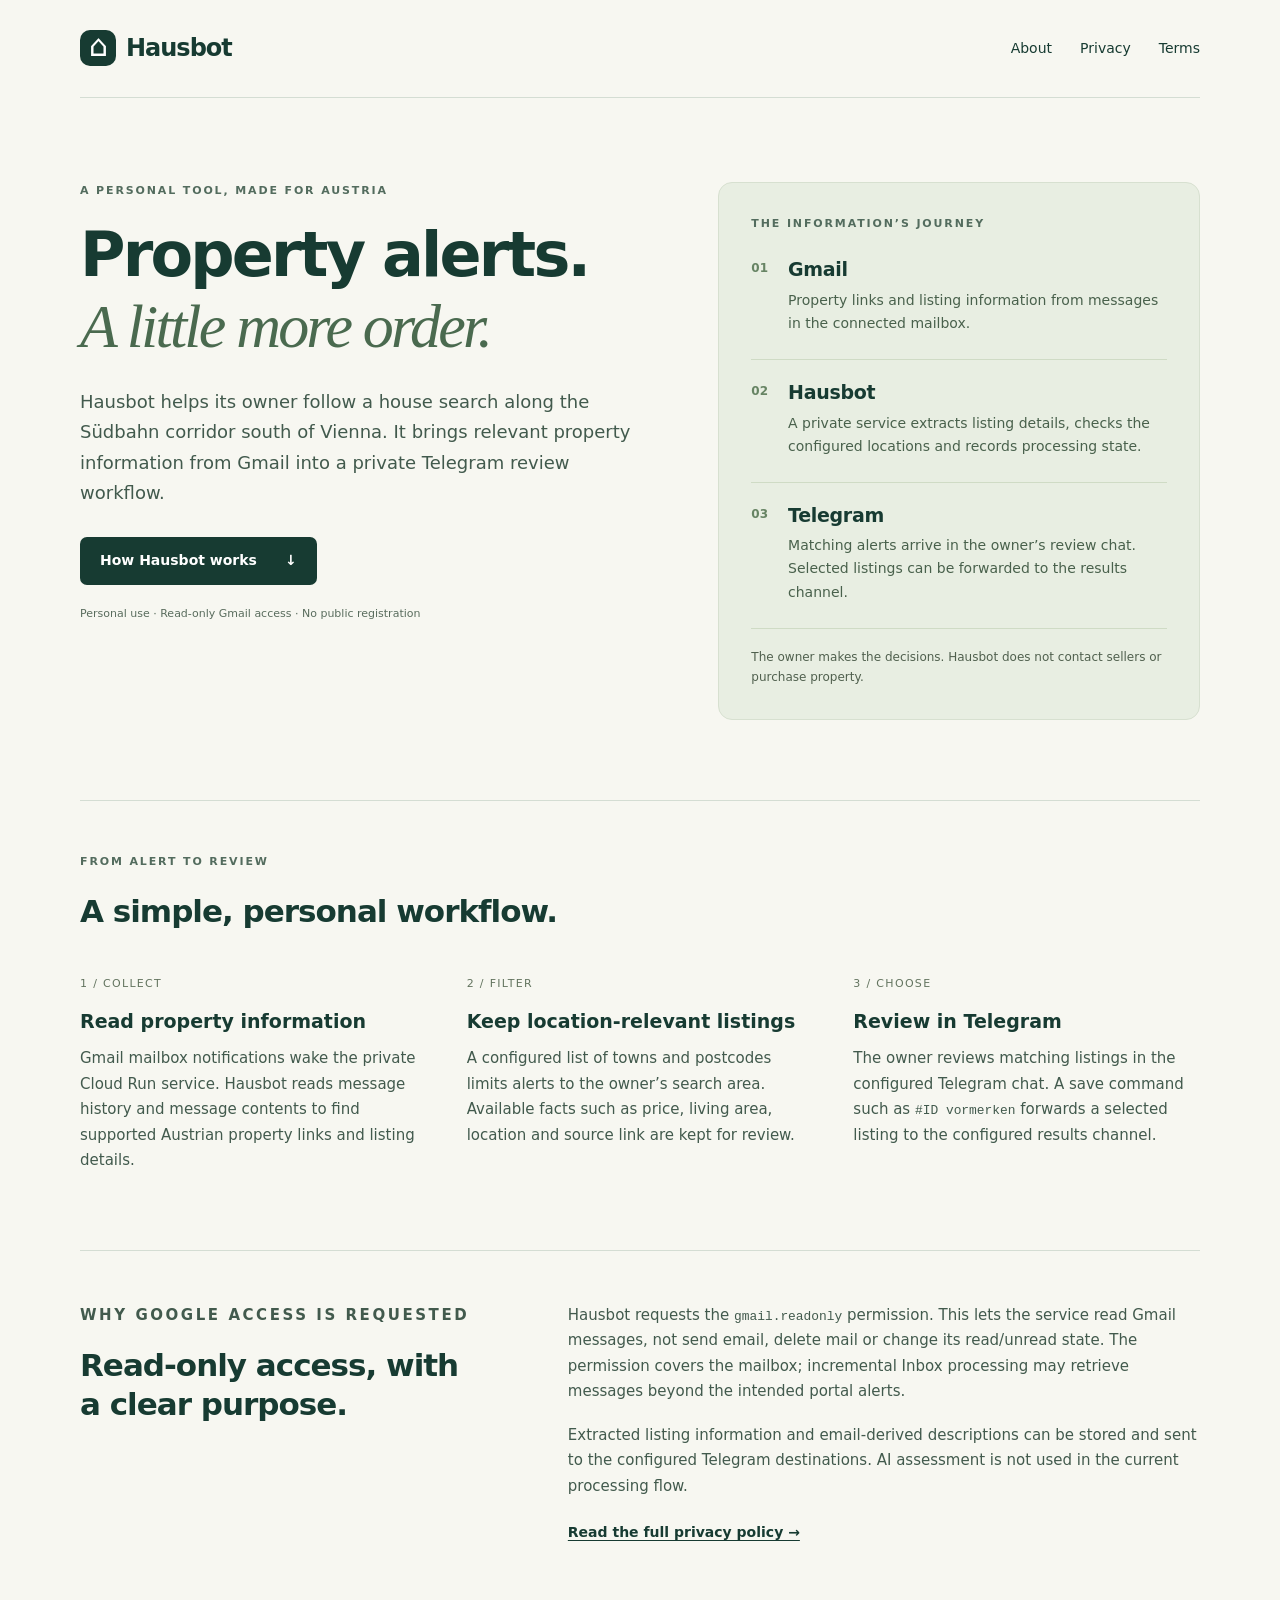
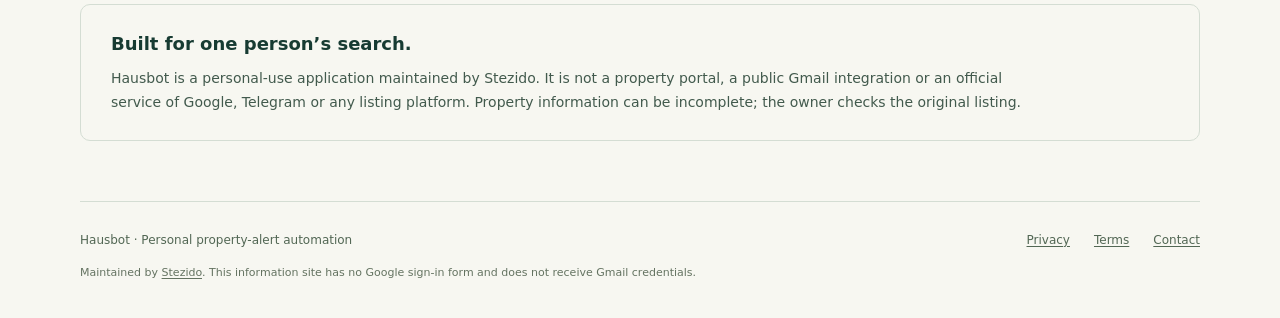
<file: index.html>
<!doctype html>
<html lang="en">
<head>
  <meta charset="utf-8">
  <meta name="viewport" content="width=device-width, initial-scale=1">
  <meta name="theme-color" content="#153d32">
  <link rel="icon" href="/favicon.svg" type="image/svg+xml">
  <link rel="stylesheet" href="/styles.css">
  <title>Hausbot — Personal property alerts</title>
  <meta name="description" content="Hausbot is a personal tool that reads property information from Gmail, filters configured Austrian locations and delivers matching alerts to Telegram.">
</head>
<body>
<a class="skip" href="#main">Skip to content</a>
<header class="header wrap"><a class="brand" href="/" aria-label="Hausbot home"><span class="brand-icon" aria-hidden="true">⌂</span> Hausbot</a><nav aria-label="Main navigation"><a href="/">About</a><a href="/privacy/">Privacy</a><a href="/terms/">Terms</a></nav></header>
<main id="main">
  <section class="hero wrap">
    <div><p class="eyebrow">A personal tool, made for Austria</p><h1>Property alerts.<br><em>A little more order.</em></h1><p class="lead">Hausbot helps its owner follow a house search along the Südbahn corridor south of Vienna. It brings relevant property information from Gmail into a private Telegram review workflow.</p><a class="button" href="#how-it-works">How Hausbot works <span aria-hidden="true">↓</span></a><p class="quiet">Personal use · Read-only Gmail access · No public registration</p></div>
    <aside class="route" aria-labelledby="route-title"><p class="eyebrow" id="route-title">The information’s journey</p><ol><li><span class="step">01</span><div><h2>Gmail</h2><p>Property links and listing information from messages in the connected mailbox.</p></div></li><li><span class="step">02</span><div><h2>Hausbot</h2><p>A private service extracts listing details, checks the configured locations and records processing state.</p></div></li><li><span class="step">03</span><div><h2>Telegram</h2><p>Matching alerts arrive in the owner’s review chat. Selected listings can be forwarded to the results channel.</p></div></li></ol><p class="route-note">The owner makes the decisions. Hausbot does not contact sellers or purchase property.</p></aside>
  </section>
  <section class="section wrap" id="how-it-works"><div class="section-heading"><p class="eyebrow">From alert to review</p><h2>A simple, personal workflow.</h2></div><div class="columns"><article><span class="small-number">1 / Collect</span><h3>Read property information</h3><p>Gmail mailbox notifications wake the private Cloud Run service. Hausbot reads message history and message contents to find supported Austrian property links and listing details.</p></article><article><span class="small-number">2 / Filter</span><h3>Keep location-relevant listings</h3><p>A configured list of towns and postcodes limits alerts to the owner’s search area. Available facts such as price, living area, location and source link are kept for review.</p></article><article><span class="small-number">3 / Choose</span><h3>Review in Telegram</h3><p>The owner reviews matching listings in the configured Telegram chat. A save command such as <code>#ID vormerken</code> forwards a selected listing to the configured results channel.</p></article></div></section>
  <section class="section wrap access"><div><p class="eyebrow">Why Google access is requested</p><h2>Read-only access, with a clear purpose.</h2></div><div><p>Hausbot requests the <code>gmail.readonly</code> permission. This lets the service read Gmail messages, not send email, delete mail or change its read/unread state. The permission covers the mailbox; incremental Inbox processing may retrieve messages beyond the intended portal alerts.</p><p>Extracted listing information and email-derived descriptions can be stored and sent to the configured Telegram destinations. AI assessment is not used in the current processing flow.</p><a class="text-link" href="/privacy/">Read the full privacy policy →</a></div></section>
  <section class="notice wrap"><h2>Built for one person’s search.</h2><p>Hausbot is a personal-use application maintained by Stezido. It is not a property portal, a public Gmail integration or an official service of Google, Telegram or any listing platform. Property information can be incomplete; the owner checks the original listing.</p></section>
</main>
<footer class="footer wrap"><span>Hausbot · Personal property-alert automation</span><div><a href="/privacy/">Privacy</a><a href="/terms/">Terms</a><a href="https://github.com/Stezido/stezido.github.io/issues">Contact</a></div><p>Maintained by <a href="https://github.com/Stezido">Stezido</a>. This information site has no Google sign-in form and does not receive Gmail credentials.</p></footer>
</body>
</html>
</file>
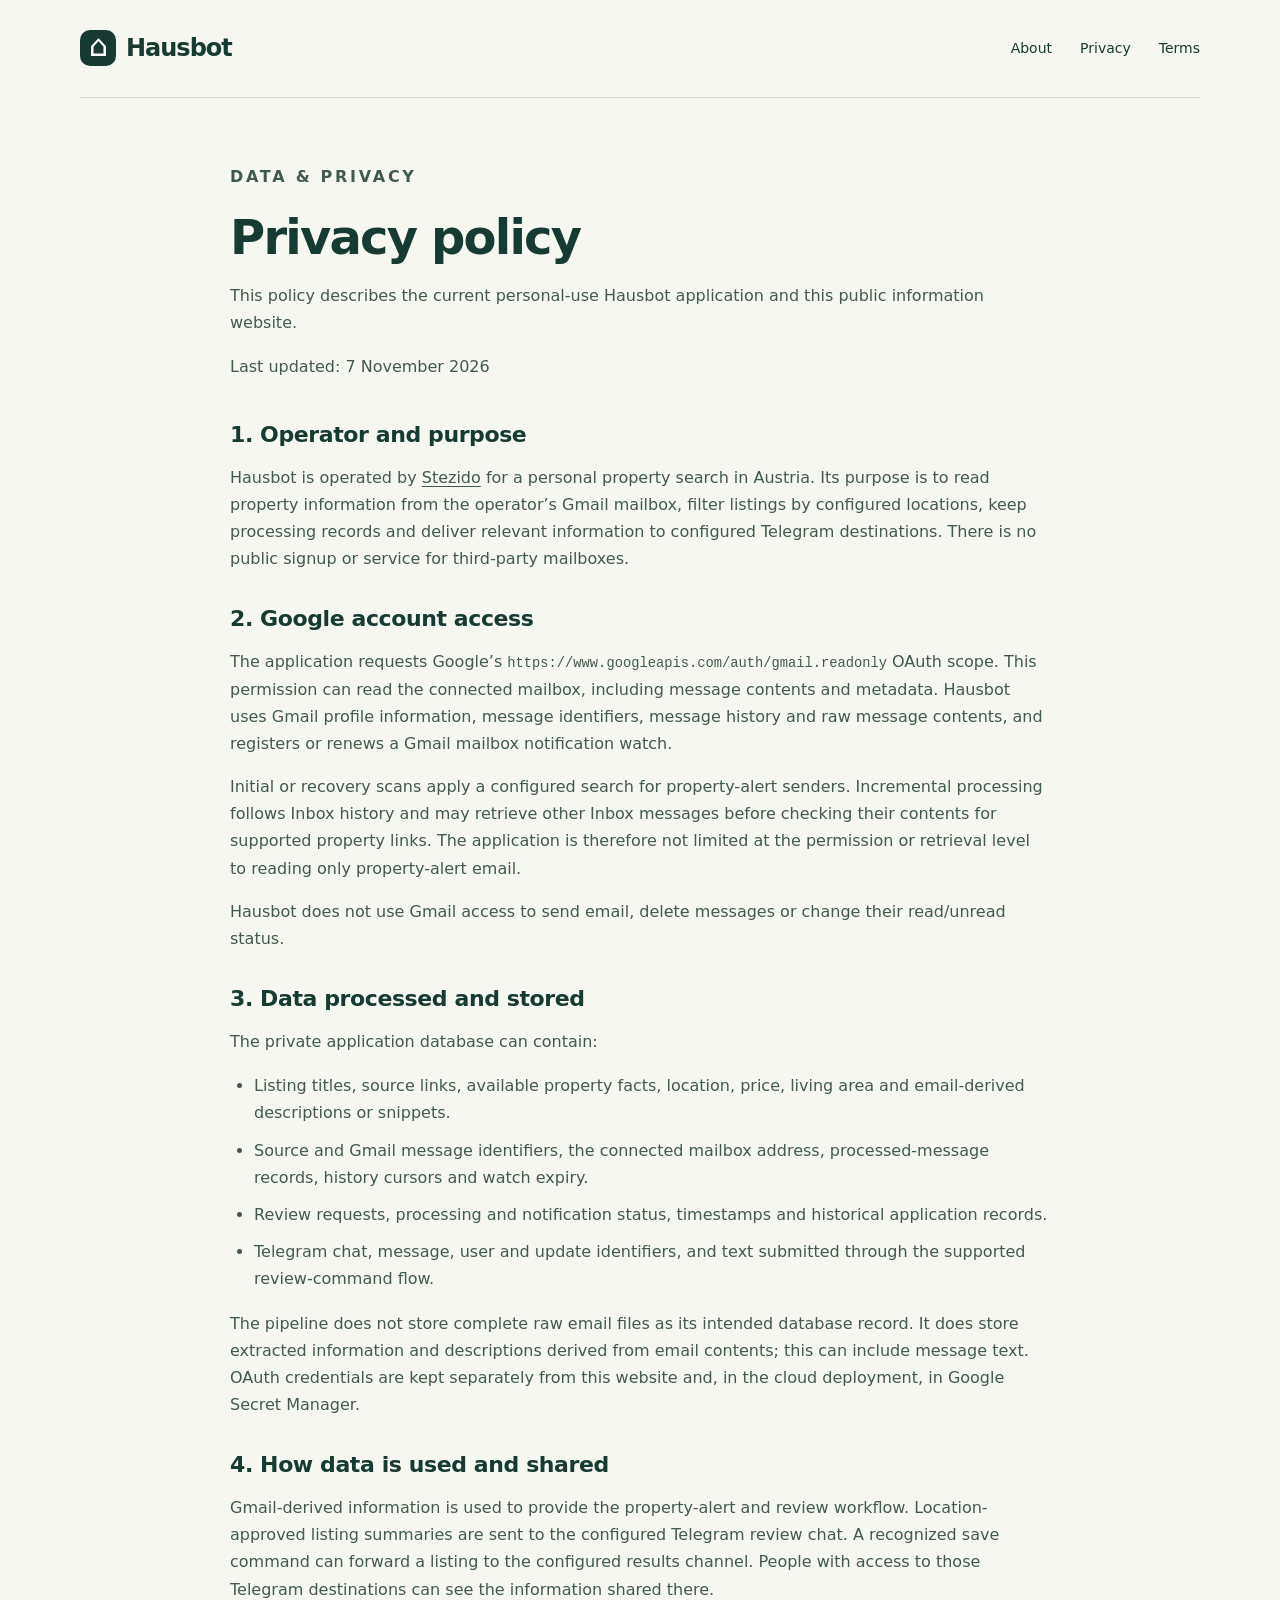
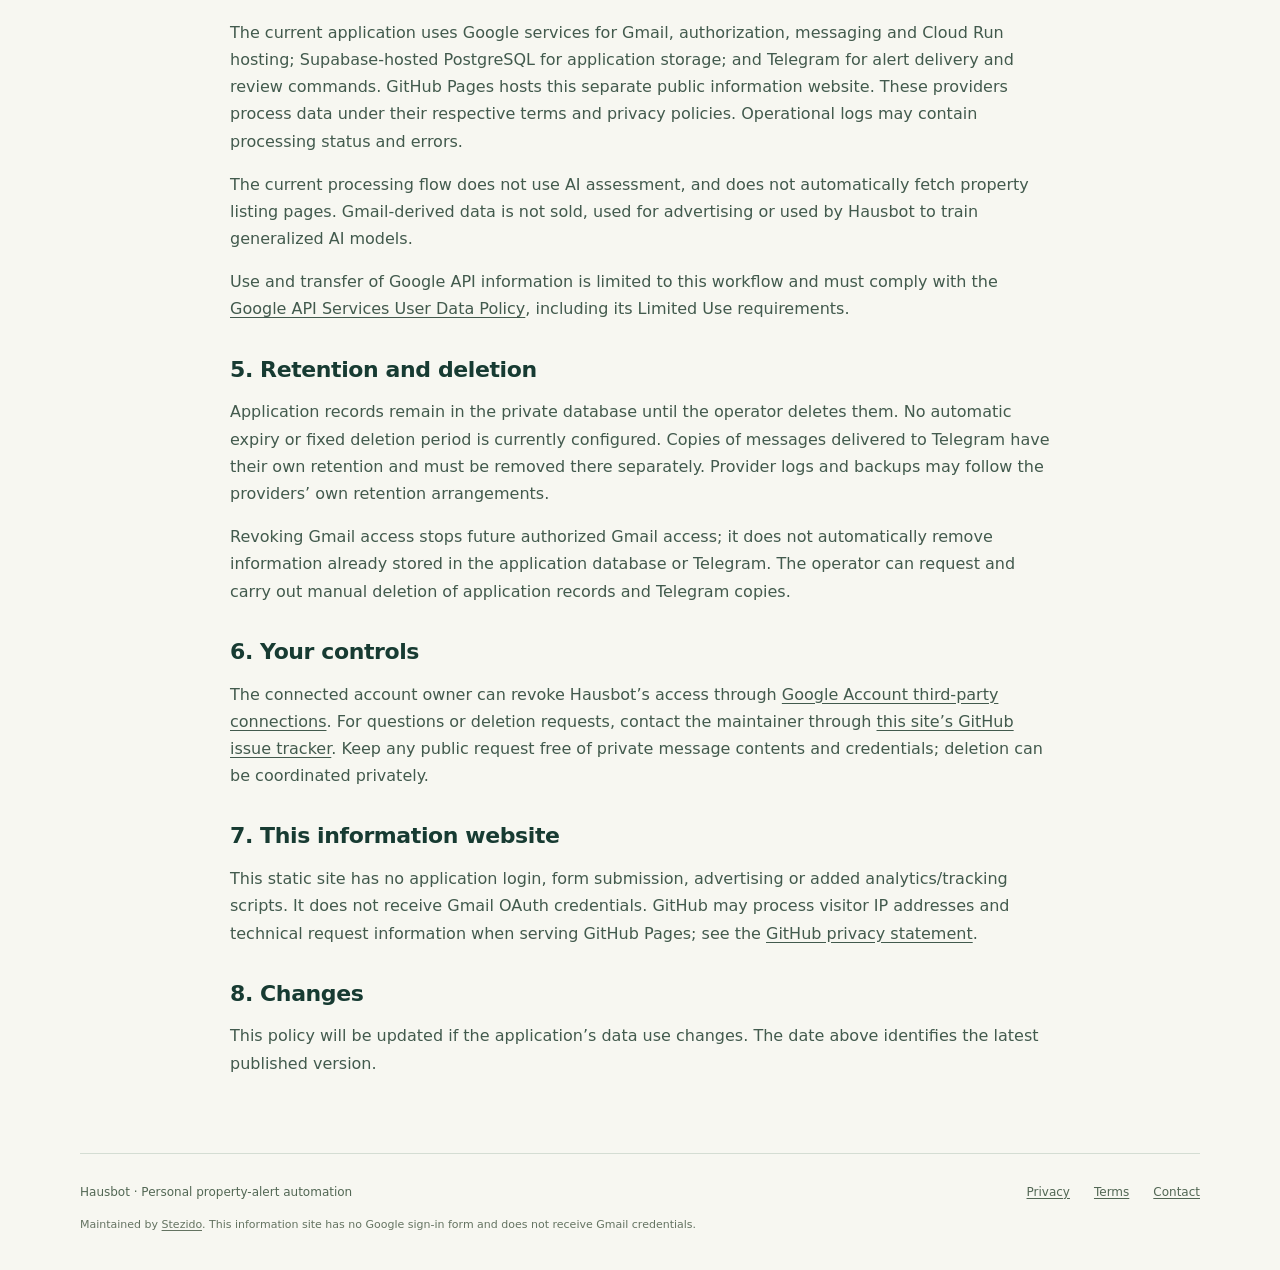
<file: privacy/index.html>
<!doctype html>
<html lang="en">
<head>
  <meta charset="utf-8">
  <meta name="viewport" content="width=device-width, initial-scale=1">
  <meta name="theme-color" content="#153d32">
  <link rel="icon" href="/favicon.svg" type="image/svg+xml">
  <link rel="stylesheet" href="/styles.css">
  <title>Privacy policy — Hausbot</title>
  <meta name="description" content="How the personal Hausbot application accesses Gmail, stores property information and delivers alerts through Telegram.">
</head>
<body>
<a class="skip" href="#main">Skip to content</a>
<header class="header wrap"><a class="brand" href="/" aria-label="Hausbot home"><span class="brand-icon" aria-hidden="true">⌂</span> Hausbot</a><nav aria-label="Main navigation"><a href="/">About</a><a href="/privacy/">Privacy</a><a href="/terms/">Terms</a></nav></header>
<main class="document wrap" id="main"><p class="eyebrow">Data &amp; privacy</p><h1>Privacy policy</h1><p class="document-intro">This policy describes the current personal-use Hausbot application and this public information website.</p><p class="updated">Last updated: 7 November 2026</p>
<section><h2>1. Operator and purpose</h2><p>Hausbot is operated by <a href="https://github.com/Stezido">Stezido</a> for a personal property search in Austria. Its purpose is to read property information from the operator’s Gmail mailbox, filter listings by configured locations, keep processing records and deliver relevant information to configured Telegram destinations. There is no public signup or service for third-party mailboxes.</p></section>
<section><h2>2. Google account access</h2><p>The application requests Google’s <code>https://www.googleapis.com/auth/gmail.readonly</code> OAuth scope. This permission can read the connected mailbox, including message contents and metadata. Hausbot uses Gmail profile information, message identifiers, message history and raw message contents, and registers or renews a Gmail mailbox notification watch.</p><p>Initial or recovery scans apply a configured search for property-alert senders. Incremental processing follows Inbox history and may retrieve other Inbox messages before checking their contents for supported property links. The application is therefore not limited at the permission or retrieval level to reading only property-alert email.</p><p>Hausbot does not use Gmail access to send email, delete messages or change their read/unread status.</p></section>
<section><h2>3. Data processed and stored</h2><p>The private application database can contain:</p><ul><li>Listing titles, source links, available property facts, location, price, living area and email-derived descriptions or snippets.</li><li>Source and Gmail message identifiers, the connected mailbox address, processed-message records, history cursors and watch expiry.</li><li>Review requests, processing and notification status, timestamps and historical application records.</li><li>Telegram chat, message, user and update identifiers, and text submitted through the supported review-command flow.</li></ul><p>The pipeline does not store complete raw email files as its intended database record. It does store extracted information and descriptions derived from email contents; this can include message text. OAuth credentials are kept separately from this website and, in the cloud deployment, in Google Secret Manager.</p></section>
<section><h2>4. How data is used and shared</h2><p>Gmail-derived information is used to provide the property-alert and review workflow. Location-approved listing summaries are sent to the configured Telegram review chat. A recognized save command can forward a listing to the configured results channel. People with access to those Telegram destinations can see the information shared there.</p><p>The current application uses Google services for Gmail, authorization, messaging and Cloud Run hosting; Supabase-hosted PostgreSQL for application storage; and Telegram for alert delivery and review commands. GitHub Pages hosts this separate public information website. These providers process data under their respective terms and privacy policies. Operational logs may contain processing status and errors.</p><p>The current processing flow does not use AI assessment, and does not automatically fetch property listing pages. Gmail-derived data is not sold, used for advertising or used by Hausbot to train generalized AI models.</p><p>Use and transfer of Google API information is limited to this workflow and must comply with the <a href="https://developers.google.com/terms/api-services-user-data-policy">Google API Services User Data Policy</a>, including its Limited Use requirements.</p></section>
<section><h2>5. Retention and deletion</h2><p>Application records remain in the private database until the operator deletes them. No automatic expiry or fixed deletion period is currently configured. Copies of messages delivered to Telegram have their own retention and must be removed there separately. Provider logs and backups may follow the providers’ own retention arrangements.</p><p>Revoking Gmail access stops future authorized Gmail access; it does not automatically remove information already stored in the application database or Telegram. The operator can request and carry out manual deletion of application records and Telegram copies.</p></section>
<section><h2>6. Your controls</h2><p>The connected account owner can revoke Hausbot’s access through <a href="https://myaccount.google.com/connections">Google Account third-party connections</a>. For questions or deletion requests, contact the maintainer through <a href="https://github.com/Stezido/stezido.github.io/issues">this site’s GitHub issue tracker</a>. Keep any public request free of private message contents and credentials; deletion can be coordinated privately.</p></section>
<section><h2>7. This information website</h2><p>This static site has no application login, form submission, advertising or added analytics/tracking scripts. It does not receive Gmail OAuth credentials. GitHub may process visitor IP addresses and technical request information when serving GitHub Pages; see the <a href="https://docs.github.com/en/site-policy/privacy-policies/github-general-privacy-statement">GitHub privacy statement</a>.</p></section>
<section><h2>8. Changes</h2><p>This policy will be updated if the application’s data use changes. The date above identifies the latest published version.</p></section></main>
<footer class="footer wrap"><span>Hausbot · Personal property-alert automation</span><div><a href="/privacy/">Privacy</a><a href="/terms/">Terms</a><a href="https://github.com/Stezido/stezido.github.io/issues">Contact</a></div><p>Maintained by <a href="https://github.com/Stezido">Stezido</a>. This information site has no Google sign-in form and does not receive Gmail credentials.</p></footer>
</body>
</html>
</file>
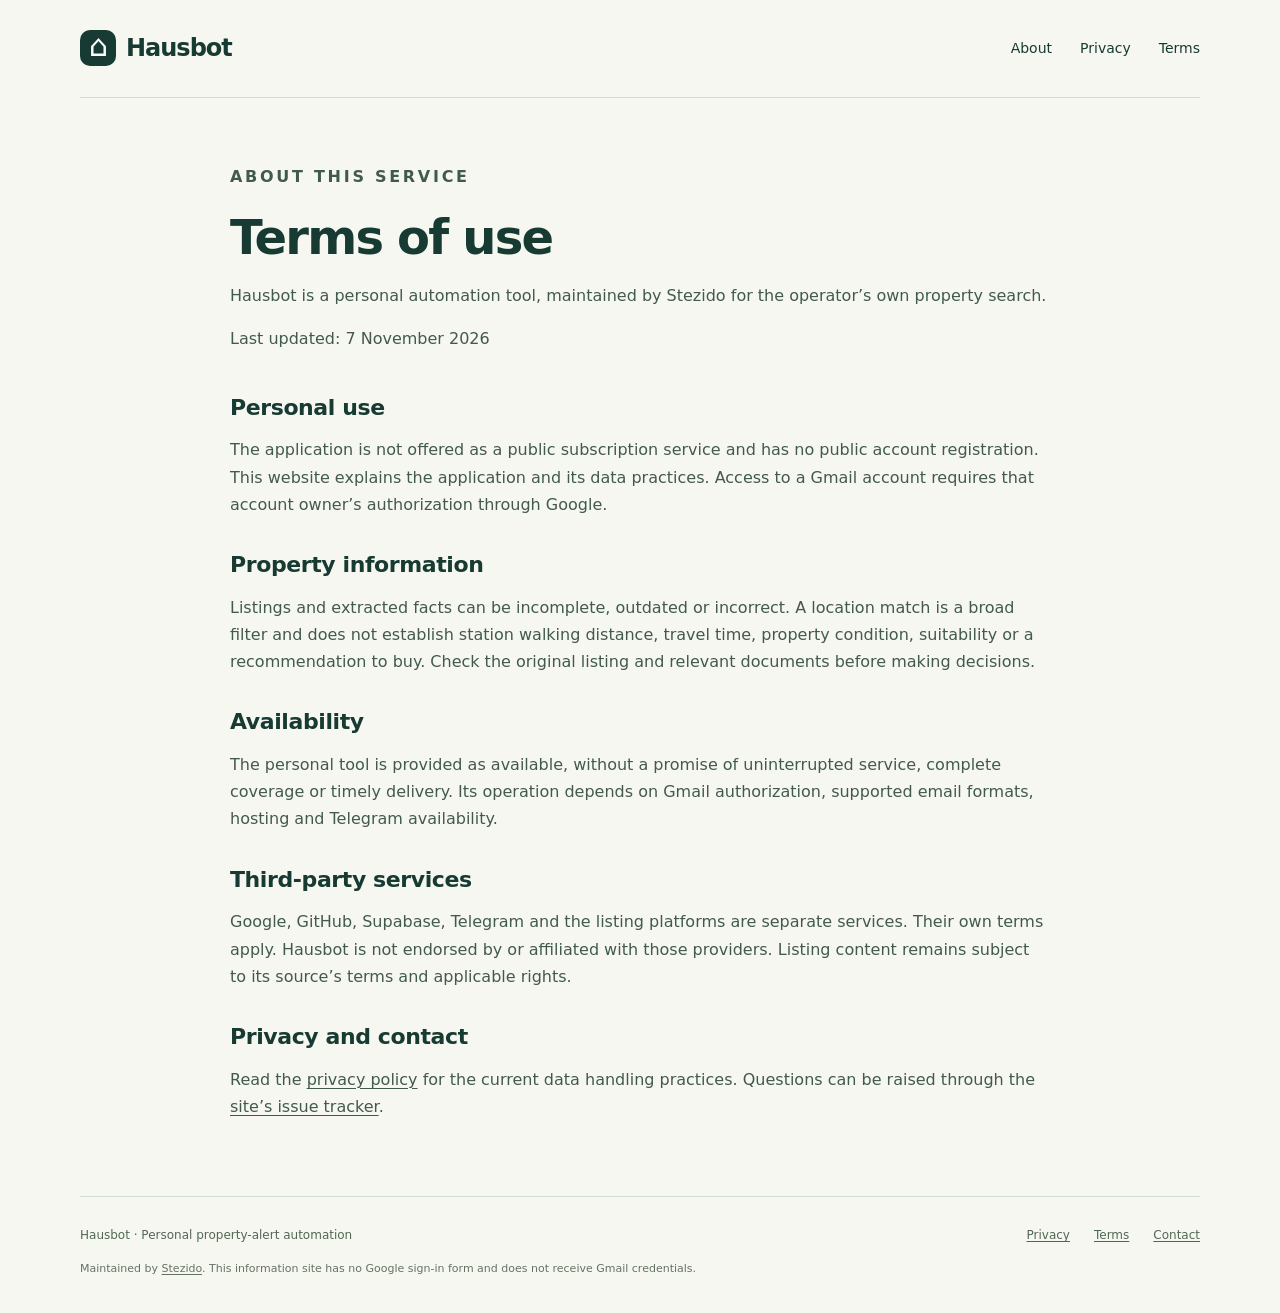
<file: terms/index.html>
<!doctype html>
<html lang="en">
<head>
  <meta charset="utf-8">
  <meta name="viewport" content="width=device-width, initial-scale=1">
  <meta name="theme-color" content="#153d32">
  <link rel="icon" href="/favicon.svg" type="image/svg+xml">
  <link rel="stylesheet" href="/styles.css">
  <title>Terms of use — Hausbot</title>
  <meta name="description" content="Terms and limitations of the personal Hausbot property-alert application.">
</head>
<body>
<a class="skip" href="#main">Skip to content</a>
<header class="header wrap"><a class="brand" href="/" aria-label="Hausbot home"><span class="brand-icon" aria-hidden="true">⌂</span> Hausbot</a><nav aria-label="Main navigation"><a href="/">About</a><a href="/privacy/">Privacy</a><a href="/terms/">Terms</a></nav></header>
<main class="document wrap" id="main"><p class="eyebrow">About this service</p><h1>Terms of use</h1><p class="document-intro">Hausbot is a personal automation tool, maintained by Stezido for the operator’s own property search.</p><p class="updated">Last updated: 7 November 2026</p><section><h2>Personal use</h2><p>The application is not offered as a public subscription service and has no public account registration. This website explains the application and its data practices. Access to a Gmail account requires that account owner’s authorization through Google.</p></section><section><h2>Property information</h2><p>Listings and extracted facts can be incomplete, outdated or incorrect. A location match is a broad filter and does not establish station walking distance, travel time, property condition, suitability or a recommendation to buy. Check the original listing and relevant documents before making decisions.</p></section><section><h2>Availability</h2><p>The personal tool is provided as available, without a promise of uninterrupted service, complete coverage or timely delivery. Its operation depends on Gmail authorization, supported email formats, hosting and Telegram availability.</p></section><section><h2>Third-party services</h2><p>Google, GitHub, Supabase, Telegram and the listing platforms are separate services. Their own terms apply. Hausbot is not endorsed by or affiliated with those providers. Listing content remains subject to its source’s terms and applicable rights.</p></section><section><h2>Privacy and contact</h2><p>Read the <a href="/privacy/">privacy policy</a> for the current data handling practices. Questions can be raised through the <a href="https://github.com/Stezido/stezido.github.io/issues">site’s issue tracker</a>.</p></section></main>
<footer class="footer wrap"><span>Hausbot · Personal property-alert automation</span><div><a href="/privacy/">Privacy</a><a href="/terms/">Terms</a><a href="https://github.com/Stezido/stezido.github.io/issues">Contact</a></div><p>Maintained by <a href="https://github.com/Stezido">Stezido</a>. This information site has no Google sign-in form and does not receive Gmail credentials.</p></footer>
</body>
</html>
</file>
<file: styles.css>
*{box-sizing:border-box}html{scroll-behavior:smooth}body{margin:0;background:#f7f7f1;color:#173b32;font-family:system-ui,-apple-system,BlinkMacSystemFont,"Segoe UI",sans-serif;font-size:17px;line-height:1.7}a{color:inherit;text-underline-offset:.2em}a:hover{color:#2b7358}a:focus-visible{outline:3px solid #db8a33;outline-offset:5px;border-radius:3px}.wrap{width:min(1120px,calc(100% - 64px));margin-inline:auto}.skip{position:absolute;top:-100px;left:20px;z-index:9;background:#fff;padding:10px}.skip:focus{top:10px}.header{display:flex;justify-content:space-between;align-items:center;padding-block:28px;border-bottom:1px solid #d4ddd3;gap:24px}.brand{display:flex;gap:10px;align-items:center;font-weight:760;font-size:24px;text-decoration:none;letter-spacing:-1px}.brand-icon{width:36px;height:36px;border-radius:10px;background:#173b32;color:#fff;text-align:center;line-height:32px;font-size:30px;font-weight:400}nav{display:flex;gap:28px;font-size:14px}nav a{text-decoration:none}.hero{display:grid;grid-template-columns:1.18fr 1fr;gap:70px;padding-block:84px 80px}.eyebrow{font-size:11px;font-weight:750;text-transform:uppercase;letter-spacing:.17em;margin:0 0 20px;color:#536c5e}h1,h2,h3,p{margin-top:0}h1{font-size:clamp(40px,5vw,62px);font-weight:650;line-height:1.13;letter-spacing:-2.8px;margin-bottom:26px}h1 em{font-family:Georgia,serif;font-weight:400;color:#4a6a4f}.lead{font-size:18px;max-width:570px;color:#425a4d}.button{display:inline-flex;gap:28px;padding:12px 20px;background:#173b32;color:#fff;border-radius:7px;text-decoration:none;font-size:14px;font-weight:600;margin-top:10px}.button:hover{background:#285a46;color:#fff}.quiet{font-size:11px;color:#596c5d;margin-top:20px}.route{background:#e8eee2;padding:32px;border:1px solid #d7e0d0;border-radius:14px;align-self:start}.route .eyebrow{margin-bottom:22px}.route ol{list-style:none;padding:0;margin:0}.route li{display:flex;gap:20px;padding-block:0 24px;margin-bottom:18px;border-bottom:1px solid #cfdbc5}.step{font-size:12px;color:#678464;line-height:2.3;font-weight:700}.route h2{font-size:19px;line-height:1.5;margin-bottom:5px;letter-spacing:-.3px}.route li p{font-size:14px;line-height:1.65;margin:0;color:#49614c}.route-note{font-size:12px;margin:0;color:#50604e}.section{border-top:1px solid #d4ddd3;padding-block:52px 58px}.section-heading h2,.access h2{font-size:31px;line-height:1.25;font-weight:600;letter-spacing:-1px}.columns{display:grid;grid-template-columns:repeat(3,1fr);gap:40px;margin-top:36px}.small-number{font-size:11px;text-transform:uppercase;letter-spacing:.12em;color:#63745f}.columns h3{font-size:19px;line-height:1.4;margin:12px 0}.columns p,.access p{font-size:15px;color:#425a4d;margin-bottom:18px}.access{display:grid;grid-template-columns:1fr 1.55fr;gap:80px}.text-link{font-size:14px;font-weight:650}.notice{padding:25px 30px;border:1px solid #d4ddd3;border-radius:10px;margin-block:0 60px}.notice h2{font-size:18px;line-height:1.5;margin-bottom:10px}.notice p{font-size:14px;max-width:930px;margin:0;color:#425a4d}.footer{border-top:1px solid #d4ddd3;padding-block:28px 35px;display:flex;justify-content:space-between;flex-wrap:wrap;gap:14px;font-size:12px;color:#526754}.footer div{display:flex;gap:24px}.footer p{flex-basis:100%;font-size:11px;margin:0;color:#647361}code{font-family:ui-monospace,monospace;font-size:.86em;overflow-wrap:anywhere}.document{max-width:820px;padding-block:65px 60px}.document h1{font-size:48px;letter-spacing:-1.8px;margin-bottom:18px}.document-intro{font-size:19px;color:#425a4d}.updated{font-size:12px;color:#667861;margin-bottom:40px}.document section{margin-top:32px}.document h2{font-size:22px;line-height:1.4;font-weight:650;letter-spacing:-.4px;margin-bottom:13px}.document p,.document li{font-size:16px;color:#425a4d}.document li{margin-block:10px}.document ul{padding-left:24px}@media(max-width:850px){.hero{gap:35px;padding-block:55px}.columns{gap:24px}.access{gap:40px}.wrap{width:calc(100% - 44px)}}@media(max-width:650px){.wrap{width:calc(100% - 36px)}.header{padding-block:20px;gap:14px}.brand{font-size:22px}nav{gap:16px;font-size:12px}.hero{grid-template-columns:1fr;padding-block:45px;gap:28px}h1{font-size:44px;letter-spacing:-1.8px}.lead{font-size:17px}.route{padding:25px}.columns,.access{grid-template-columns:1fr;gap:25px}.columns{margin-top:28px}.section{padding-block:38px}.section-heading h2,.access h2{font-size:28px}.notice{padding:22px;margin-bottom:40px}.footer{font-size:11px}.footer div{gap:18px}.document{padding-block:44px}.document h1{font-size:39px}.document-intro{font-size:18px}}@media(prefers-reduced-motion:reduce){html{scroll-behavior:auto}}
@media(max-width:380px){.header{align-items:flex-start;flex-direction:column;gap:12px}nav{width:100%;justify-content:space-between}}
</file>
